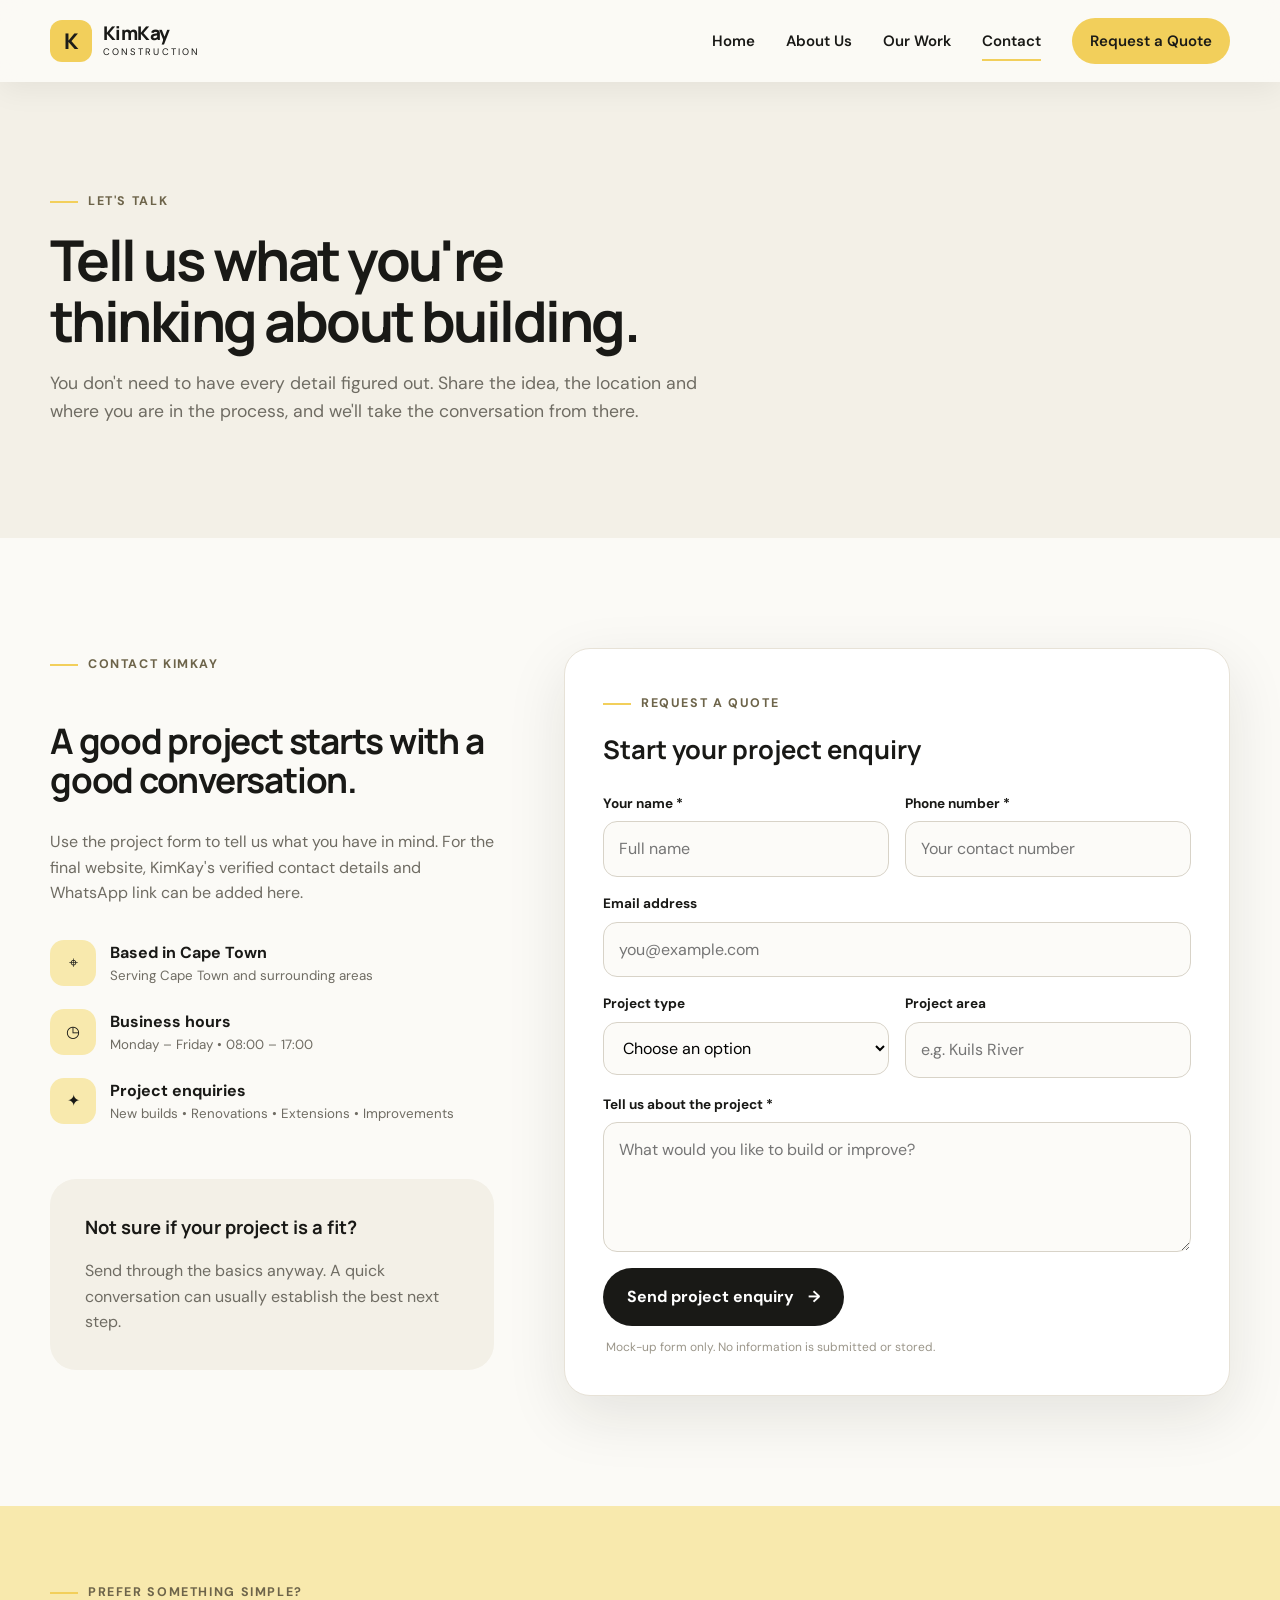
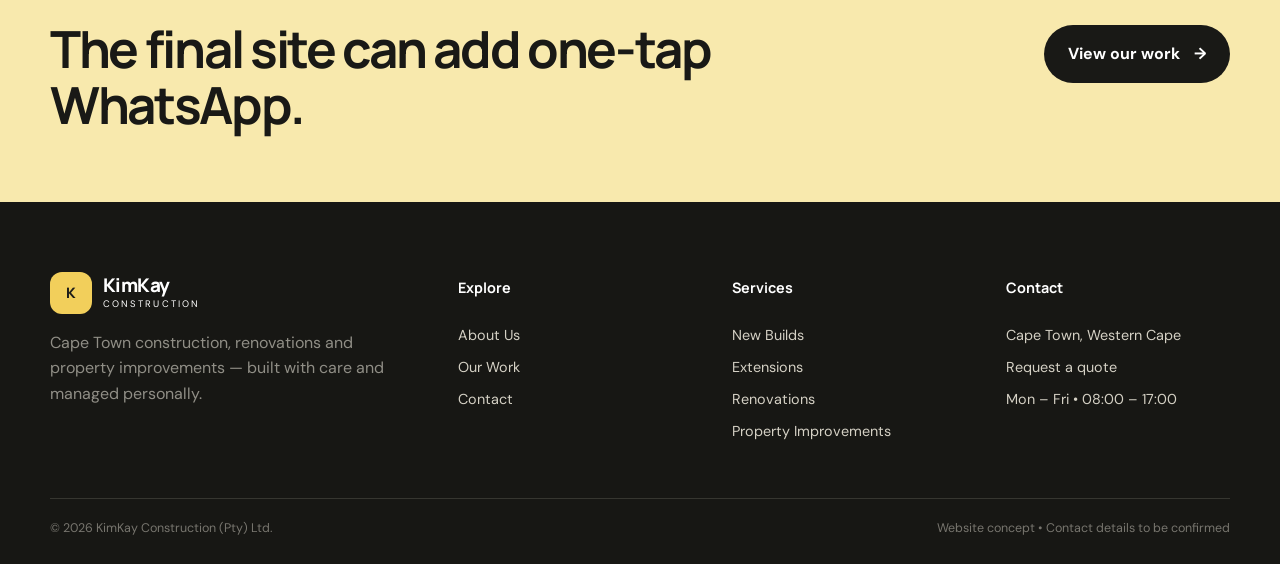
<file: contact.html>
<!DOCTYPE html>
<html lang="en">
<head>
  <meta charset="UTF-8"><meta name="viewport" content="width=device-width,initial-scale=1.0">
  <meta name="description" content="Contact KimKay Construction to discuss a building, renovation, extension or property improvement project in Cape Town.">
  <title>Contact Us | KimKay Construction</title>
  <link rel="preconnect" href="https://fonts.googleapis.com"><link rel="preconnect" href="https://fonts.gstatic.com" crossorigin>
  <link href="https://fonts.googleapis.com/css2?family=DM+Sans:wght@400;500;600;700&family=Manrope:wght@500;600;700;800&display=swap" rel="stylesheet"><link rel="stylesheet" href="styles.css">
</head>
<body>
<header class="site-header inner-header"><div class="container nav-wrap"><a class="brand" href="index.html"><span class="brand-mark">K</span><span class="brand-copy"><strong>KimKay</strong><small>CONSTRUCTION</small></span></a><button class="menu-toggle" aria-label="Open navigation" aria-expanded="false"><span></span><span></span><span></span></button><nav class="main-nav"><a href="index.html">Home</a><a href="about.html">About Us</a><a href="portfolio.html">Our Work</a><a class="active" href="contact.html">Contact</a><a class="nav-cta" href="contact.html">Request a Quote</a></nav></div></header>
<main>
<section class="page-hero"><div class="container reveal"><span class="eyebrow">Let's talk</span><h1>Tell us what you're<br>thinking about building.</h1><p>You don't need to have every detail figured out. Share the idea, the location and where you are in the process, and we'll take the conversation from there.</p></div></section>
<section class="section"><div class="container contact-grid">
<div class="contact-details reveal"><span class="eyebrow">Contact KimKay</span><h2>A good project starts with a good conversation.</h2><p>Use the project form to tell us what you have in mind. For the final website, KimKay's verified contact details and WhatsApp link can be added here.</p><div class="contact-list"><div class="contact-item"><span>⌖</span><div><strong>Based in Cape Town</strong><small>Serving Cape Town and surrounding areas</small></div></div><div class="contact-item"><span>◷</span><div><strong>Business hours</strong><small>Monday – Friday • 08:00 – 17:00</small></div></div><div class="contact-item"><span>✦</span><div><strong>Project enquiries</strong><small>New builds • Renovations • Extensions • Improvements</small></div></div></div><div class="service-area"><strong>Not sure if your project is a fit?</strong><p>Send through the basics anyway. A quick conversation can usually establish the best next step.</p></div></div>
<div class="form-card reveal"><span class="eyebrow">Request a quote</span><h3>Start your project enquiry</h3><form id="contact-form"><div class="form-row"><div class="field"><label for="name">Your name *</label><input id="name" name="name" type="text" placeholder="Full name" required></div><div class="field"><label for="phone">Phone number *</label><input id="phone" name="phone" type="tel" placeholder="Your contact number" required></div></div><div class="field"><label for="email">Email address</label><input id="email" name="email" type="email" placeholder="you@example.com"></div><div class="form-row"><div class="field"><label for="project">Project type</label><select id="project" name="project"><option>Choose an option</option><option>New build</option><option>Renovation</option><option>Extension / addition</option><option>Property improvement</option><option>Other</option></select></div><div class="field"><label for="area">Project area</label><input id="area" name="area" type="text" placeholder="e.g. Kuils River"></div></div><div class="field"><label for="message">Tell us about the project *</label><textarea id="message" name="message" placeholder="What would you like to build or improve?" required></textarea></div><button class="btn btn-dark" type="submit">Send project enquiry <span>→</span></button><div id="form-status" class="form-status" role="status"></div><p class="mock-note">Mock-up form only. No information is submitted or stored.</p></form></div>
</div></section>
<section class="cta-band"><div class="container cta-inner reveal"><div><span class="eyebrow">Prefer something simple?</span><h2>The final site can add one-tap WhatsApp.</h2></div><a class="btn btn-dark" href="portfolio.html">View our work <span>→</span></a></div></section>
</main>
<footer class="site-footer"><div class="container footer-grid"><div class="footer-brand"><a class="brand brand-light" href="index.html"><span class="brand-mark">K</span><span class="brand-copy"><strong>KimKay</strong><small>CONSTRUCTION</small></span></a><p>Cape Town construction, renovations and property improvements — built with care and managed personally.</p></div><div><h4>Explore</h4><a href="about.html">About Us</a><a href="portfolio.html">Our Work</a><a href="contact.html">Contact</a></div><div><h4>Services</h4><span>New Builds</span><span>Extensions</span><span>Renovations</span><span>Property Improvements</span></div><div><h4>Contact</h4><span>Cape Town, Western Cape</span><a href="contact.html">Request a quote</a><span>Mon – Fri • 08:00 – 17:00</span></div></div><div class="container footer-bottom"><span>© <span id="year"></span> KimKay Construction (Pty) Ltd.</span><span>Website concept • Contact details to be confirmed</span></div></footer>
<script src="script.js"></script></body></html>
</file>
<file: styles.css>
:root {
  --ink:#191916;
  --muted:#6f6c63;
  --paper:#fbfaf6;
  --soft:#f3f0e7;
  --yellow:#f2cf5b;
  --yellow-soft:#f8e9ad;
  --white:#ffffff;
  --line:#ded9cb;
  --radius:26px;
  --shadow:0 20px 60px rgba(29,27,19,.10);
  --container:min(1180px, calc(100% - 40px));
}
*{box-sizing:border-box}html{scroll-behavior:smooth}body{margin:0;background:var(--paper);color:var(--ink);font-family:"DM Sans",Arial,sans-serif;line-height:1.6}img{display:block;width:100%}a{color:inherit;text-decoration:none}button,input,textarea,select{font:inherit}.container{width:var(--container);margin-inline:auto}.section{padding:110px 0}.section-soft{padding:110px 0;background:var(--soft)}.section-dark{padding:110px 0;background:#20201c;color:#f9f7ef}.split{display:grid;grid-template-columns:1fr 1fr;gap:80px;align-items:center}.eyebrow{display:inline-flex;align-items:center;gap:10px;margin-bottom:18px;font-size:.78rem;font-weight:700;letter-spacing:.13em;text-transform:uppercase;color:#6d644a}.eyebrow:before{content:"";width:28px;height:2px;background:var(--yellow)}.eyebrow.light{color:#f5efdc}.section-heading{max-width:660px;margin-bottom:50px}.section-heading.centered{text-align:center;margin:0 auto 54px}.section-heading.centered .eyebrow{justify-content:center}.section-heading h2,.intro-grid h2,.process h2,.cta-band h2,.page-hero h1{font-family:"Manrope",sans-serif;letter-spacing:-.045em;line-height:1.08;margin:0;font-size:clamp(2.2rem,4.4vw,4rem)}.section-heading p{color:var(--muted);font-size:1.05rem}.intro-grid h2 em{font-style:normal;color:#9b7e24}.text-link{display:inline-flex;gap:8px;align-items:center;font-weight:700;border-bottom:1px solid #b5ac93;padding-bottom:3px}.text-link:hover{border-color:var(--ink)}.btn{display:inline-flex;align-items:center;justify-content:center;gap:14px;border-radius:999px;padding:15px 23px;font-weight:700;transition:.25s ease;border:1px solid transparent}.btn:hover{transform:translateY(-2px)}.btn-primary{background:var(--yellow);color:#202018;box-shadow:0 12px 30px rgba(242,207,91,.22)}.btn-ghost{border-color:rgba(255,255,255,.35);color:white;background:rgba(255,255,255,.05)}.btn-dark{background:var(--ink);color:white}.site-header{position:fixed;inset:0 0 auto 0;z-index:20;padding:18px 0;transition:.25s ease}.site-header.scrolled{background:rgba(251,250,246,.94);box-shadow:0 8px 30px rgba(0,0,0,.06);backdrop-filter:blur(12px)}.nav-wrap{display:flex;align-items:center;justify-content:space-between}.brand{display:inline-flex;gap:11px;align-items:center;color:white}.scrolled .brand,.inner-header .brand{color:var(--ink)}.brand-mark{display:grid;place-items:center;width:42px;height:42px;border-radius:12px;background:var(--yellow);color:#1d1d19;font:800 1.35rem/1 "Manrope"}.brand-copy{display:flex;flex-direction:column;line-height:1}.brand-copy strong{font:800 1.18rem/1 "Manrope";letter-spacing:-.03em}.brand-copy small{font-size:.59rem;letter-spacing:.22em;margin-top:5px}.main-nav{display:flex;align-items:center;gap:31px;color:white;font-size:.94rem;font-weight:600}.scrolled .main-nav,.inner-header .main-nav{color:var(--ink)}.main-nav>a:not(.nav-cta){position:relative}.main-nav>a:not(.nav-cta):after{content:"";position:absolute;left:0;right:100%;bottom:-8px;height:2px;background:var(--yellow);transition:.2s}.main-nav>a:hover:after,.main-nav>a.active:after{right:0}.nav-cta{background:var(--yellow);color:#1b1b17!important;padding:11px 18px;border-radius:999px}.menu-toggle{display:none;background:none;border:0;padding:8px}.menu-toggle span{display:block;width:24px;height:2px;margin:5px;background:currentColor}.hero{position:relative;min-height:760px;height:92vh;display:flex;align-items:center;color:white;overflow:hidden;background:#25231d}.hero-media{position:absolute;inset:0;background-image:url('https://images.unsplash.com/photo-1503387762-592deb58ef4e?auto=format&fit=crop&w=2000&q=88');background-size:cover;background-position:center;transform:scale(1.02)}.hero-overlay{position:absolute;inset:0;background:linear-gradient(90deg,rgba(19,19,16,.82) 0%,rgba(19,19,16,.48) 52%,rgba(19,19,16,.18) 100%),linear-gradient(0deg,rgba(20,20,16,.4),transparent 45%)}.hero-content{position:relative;z-index:1;padding-top:40px}.hero-content h1{font:800 clamp(3.6rem,7.5vw,7.2rem)/.92 "Manrope",sans-serif;letter-spacing:-.07em;max-width:860px;margin:0}.hero-content h1 span{color:#f6da75}.hero-content p{max-width:630px;font-size:1.17rem;color:rgba(255,255,255,.84);margin:28px 0 34px}.hero-actions{display:flex;gap:12px;flex-wrap:wrap}.hero-trust{position:absolute;z-index:2;left:0;right:0;bottom:0;background:rgba(18,18,15,.68);border-top:1px solid rgba(255,255,255,.14);backdrop-filter:blur(10px)}.trust-row{min-height:82px;display:grid;grid-template-columns:repeat(3,1fr);align-items:center}.trust-row span{padding:0 30px;border-right:1px solid rgba(255,255,255,.16);color:rgba(255,255,255,.72)}.trust-row span:first-child{padding-left:0}.trust-row span:last-child{border:0}.trust-row strong{display:block;color:white;font-size:1rem}.intro-grid{align-items:start}.lead-copy{padding-top:18px}.lead-copy p{font-size:1.18rem;line-height:1.8;color:#555147;margin-top:0}.service-grid{display:grid;grid-template-columns:repeat(4,1fr);gap:18px}.service-card{position:relative;background:#fff;padding:34px 28px;border-radius:var(--radius);border:1px solid #e9e4d8;min-height:325px;transition:.25s}.service-card:hover{transform:translateY(-6px);box-shadow:var(--shadow)}.service-num{position:absolute;right:26px;top:22px;color:#aaa596;font-size:.8rem}.service-icon{display:grid;place-items:center;width:58px;height:58px;border-radius:17px;background:var(--yellow-soft);font-size:1.55rem;margin-bottom:42px}.service-card h3{font:700 1.35rem "Manrope";margin:0 0 12px}.service-card p{color:var(--muted);margin:0}.row-heading{display:flex;max-width:none;align-items:end;justify-content:space-between}.project-grid{display:grid;grid-template-columns:1.35fr .65fr;grid-template-rows:repeat(2,330px);gap:18px}.project-card{position:relative;border-radius:var(--radius);overflow:hidden;background:#ddd;box-shadow:0 8px 25px rgba(0,0,0,.06)}.project-large{grid-row:1/3}.project-card img{height:100%;object-fit:cover;transition:.5s ease}.project-card:hover img{transform:scale(1.035)}.project-card:after{content:"";position:absolute;inset:40% 0 0;background:linear-gradient(transparent,rgba(14,14,12,.8))}.project-caption{position:absolute;z-index:2;bottom:25px;left:26px;right:26px;color:white}.project-caption span{display:block;color:#f7dc7a;font-size:.72rem;text-transform:uppercase;letter-spacing:.13em;font-weight:700}.project-caption strong{display:block;font:700 1.3rem "Manrope";margin-top:4px}.project-caption small{color:rgba(255,255,255,.72)}.mock-note{font-size:.75rem;color:#9b968a;margin:12px 3px 0}.process-grid{align-items:start}.process h2 span{color:var(--yellow)}.process>div>div:first-child p{color:#bdb9ae;max-width:520px;font-size:1.08rem}.steps{border-top:1px solid #47463f}.step{display:grid;grid-template-columns:58px 1fr;gap:18px;padding:26px 0;border-bottom:1px solid #47463f}.step>span{color:var(--yellow);font-size:.82rem;font-weight:700}.step h3{font:700 1.15rem "Manrope";margin:0 0 5px}.step p{margin:0;color:#aaa79f}.review-grid{display:grid;grid-template-columns:repeat(3,1fr);gap:18px}.review-card{background:#fff;border:1px solid #e9e4d8;border-radius:var(--radius);padding:31px;box-shadow:0 9px 30px rgba(0,0,0,.035)}.stars{color:#c89b00;letter-spacing:2px}.review-card blockquote{font-size:1.05rem;line-height:1.8;margin:22px 0 28px;color:#393831}.reviewer{display:flex;align-items:center;gap:12px}.reviewer>span{display:grid;place-items:center;width:44px;height:44px;border-radius:50%;background:var(--soft);font-weight:700;font-size:.82rem}.reviewer strong,.reviewer small{display:block}.reviewer small{color:var(--muted)}.centered-note{text-align:center;margin-top:16px}.cta-band{padding:70px 0;background:var(--yellow-soft)}.cta-inner{display:flex;align-items:center;justify-content:space-between;gap:40px}.cta-inner h2{font-size:clamp(2rem,4vw,3.7rem);max-width:760px}.site-footer{background:#171714;color:#d5d1c5;padding:70px 0 25px}.footer-grid{display:grid;grid-template-columns:1.6fr repeat(3,1fr);gap:50px}.brand-light{color:white}.footer-brand p{max-width:360px;color:#908e86}.footer-grid h4{color:white;font:700 .9rem "Manrope";margin:6px 0 18px}.footer-grid>div:not(.footer-brand){display:flex;flex-direction:column;gap:9px}.footer-grid a:hover{color:var(--yellow)}.footer-grid span,.footer-grid a{font-size:.9rem}.footer-bottom{display:flex;justify-content:space-between;gap:20px;border-top:1px solid #363630;margin-top:55px;padding-top:20px;color:#77756e;font-size:.78rem}.page-hero{padding:185px 0 95px;background:var(--soft)}.page-hero p{max-width:680px;font-size:1.1rem;color:var(--muted)}.inner-header{background:rgba(251,250,246,.95);box-shadow:0 8px 30px rgba(0,0,0,.04);backdrop-filter:blur(12px)}.about-story img{border-radius:var(--radius);height:600px;object-fit:cover}.stat-strip{display:grid;grid-template-columns:repeat(3,1fr);margin-top:40px;border-top:1px solid var(--line)}.stat{padding:28px 18px 0 0}.stat strong{display:block;font:800 2rem "Manrope"}.stat small{color:var(--muted)}.values-grid{display:grid;grid-template-columns:repeat(3,1fr);gap:18px}.value-card{background:#fff;border:1px solid #e7e2d7;padding:34px;border-radius:var(--radius)}.value-card span{display:inline-block;color:#b18300;font-weight:800;font-size:.8rem;margin-bottom:34px}.value-card h3{font:700 1.35rem "Manrope";margin:0 0 10px}.value-card p{color:var(--muted);margin:0}.portfolio-filters{display:flex;gap:9px;flex-wrap:wrap;margin:34px 0}.filter-btn{border:1px solid var(--line);background:transparent;border-radius:999px;padding:10px 16px;cursor:pointer;font-weight:600}.filter-btn.active,.filter-btn:hover{background:var(--ink);color:white;border-color:var(--ink)}.portfolio-grid{display:grid;grid-template-columns:repeat(2,1fr);gap:24px}.portfolio-item{background:white;border-radius:var(--radius);overflow:hidden;border:1px solid #e9e4d8}.portfolio-item img{height:410px;object-fit:cover}.portfolio-meta{padding:24px}.portfolio-meta span{font-size:.74rem;text-transform:uppercase;letter-spacing:.12em;color:#8b6e19;font-weight:700}.portfolio-meta h3{font:700 1.4rem "Manrope";margin:6px 0 7px}.portfolio-meta p{color:var(--muted);margin:0}.contact-grid{display:grid;grid-template-columns:.8fr 1.2fr;gap:70px;align-items:start}.contact-details h2{font:700 2.2rem/1.1 "Manrope";letter-spacing:-.035em}.contact-details>p{color:var(--muted)}.contact-list{margin-top:34px}.contact-item{display:grid;grid-template-columns:46px 1fr;gap:14px;margin:22px 0}.contact-item>span{display:grid;place-items:center;width:46px;height:46px;border-radius:14px;background:var(--yellow-soft)}.contact-item strong,.contact-item small{display:block}.contact-item small{color:var(--muted)}.form-card{background:white;border:1px solid #e7e2d7;border-radius:var(--radius);padding:38px;box-shadow:var(--shadow)}.form-card h3{font:700 1.6rem "Manrope";margin-top:0}.form-row{display:grid;grid-template-columns:1fr 1fr;gap:16px}.field{display:flex;flex-direction:column;gap:7px;margin-bottom:16px}.field label{font-size:.85rem;font-weight:700}.field input,.field textarea,.field select{width:100%;border:1px solid #d8d3c8;border-radius:14px;background:#fcfbf8;padding:14px 15px;outline:none}.field input:focus,.field textarea:focus,.field select:focus{border-color:#c4a437;box-shadow:0 0 0 3px rgba(242,207,91,.22)}.field textarea{min-height:130px;resize:vertical}.form-status{display:none;margin-top:16px;padding:13px 16px;border-radius:12px;background:#eef6e8;color:#35572b}.form-status.show{display:block}.service-area{margin-top:55px;padding:35px;border-radius:var(--radius);background:var(--soft)}.service-area strong{font:700 1.15rem "Manrope"}.service-area p{color:var(--muted);margin-bottom:0}.reveal{opacity:0;transform:translateY(18px);transition:opacity .65s ease,transform .65s ease}.reveal.visible{opacity:1;transform:none}
@media(max-width:900px){.section,.section-soft,.section-dark{padding:80px 0}.main-nav{position:absolute;top:70px;left:20px;right:20px;background:#fff;color:var(--ink)!important;border-radius:20px;padding:22px;box-shadow:var(--shadow);display:none;flex-direction:column;align-items:stretch;gap:18px}.main-nav.open{display:flex}.menu-toggle{display:block;color:white}.scrolled .menu-toggle,.inner-header .menu-toggle{color:var(--ink)}.split,.contact-grid{grid-template-columns:1fr;gap:42px}.service-grid{grid-template-columns:repeat(2,1fr)}.review-grid{grid-template-columns:1fr}.project-grid{grid-template-columns:1fr;grid-template-rows:430px 330px 330px}.project-large{grid-row:auto}.footer-grid{grid-template-columns:1.4fr 1fr 1fr}.footer-grid>div:last-child{grid-column:2}.portfolio-grid{grid-template-columns:1fr}.about-story img{height:450px}.values-grid{grid-template-columns:1fr}.cta-inner{align-items:flex-start;flex-direction:column}.hero{min-height:700px;height:90vh}.hero-content h1{font-size:clamp(3.3rem,12vw,5.4rem)}}
@media(max-width:620px){:root{--container:min(100% - 28px,1180px)}.site-header{padding:13px 0}.brand-copy strong{font-size:1rem}.brand-mark{width:38px;height:38px}.hero{min-height:720px}.hero-content{padding-top:0}.hero-content h1{font-size:clamp(3rem,15vw,4.5rem)}.hero-content p{font-size:1rem}.trust-row{grid-template-columns:1fr;gap:0;padding:10px 0}.trust-row span,.trust-row span:first-child{padding:8px 0;border:0}.hero-trust{position:absolute}.service-grid{grid-template-columns:1fr}.row-heading{display:block}.row-heading .text-link{margin-top:16px}.project-grid{grid-template-rows:360px 280px 280px}.footer-grid{grid-template-columns:1fr 1fr;gap:35px}.footer-brand{grid-column:1/-1}.footer-grid>div:last-child{grid-column:auto}.footer-bottom{flex-direction:column}.form-row{grid-template-columns:1fr}.form-card{padding:25px}.stat-strip{grid-template-columns:1fr}.stat{padding-top:18px}.page-hero{padding:145px 0 70px}.portfolio-item img{height:300px}}
</file>
